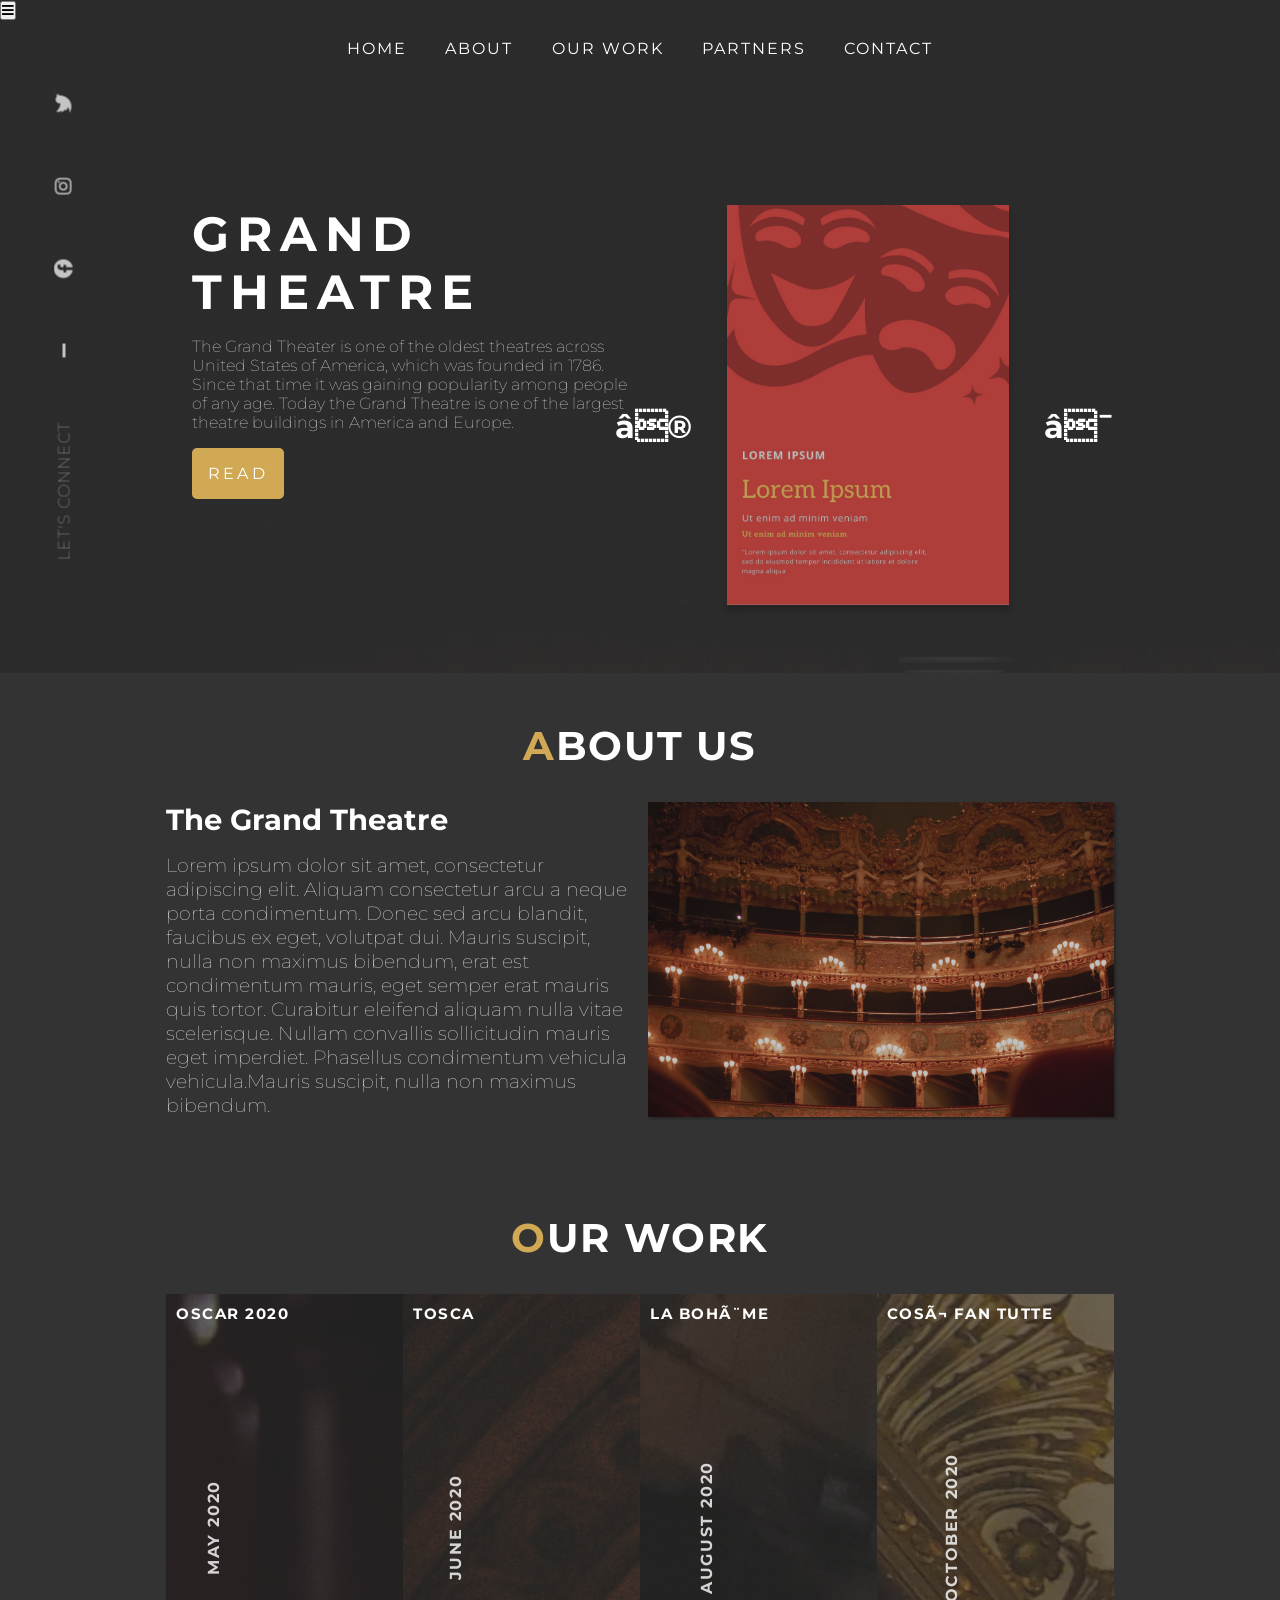
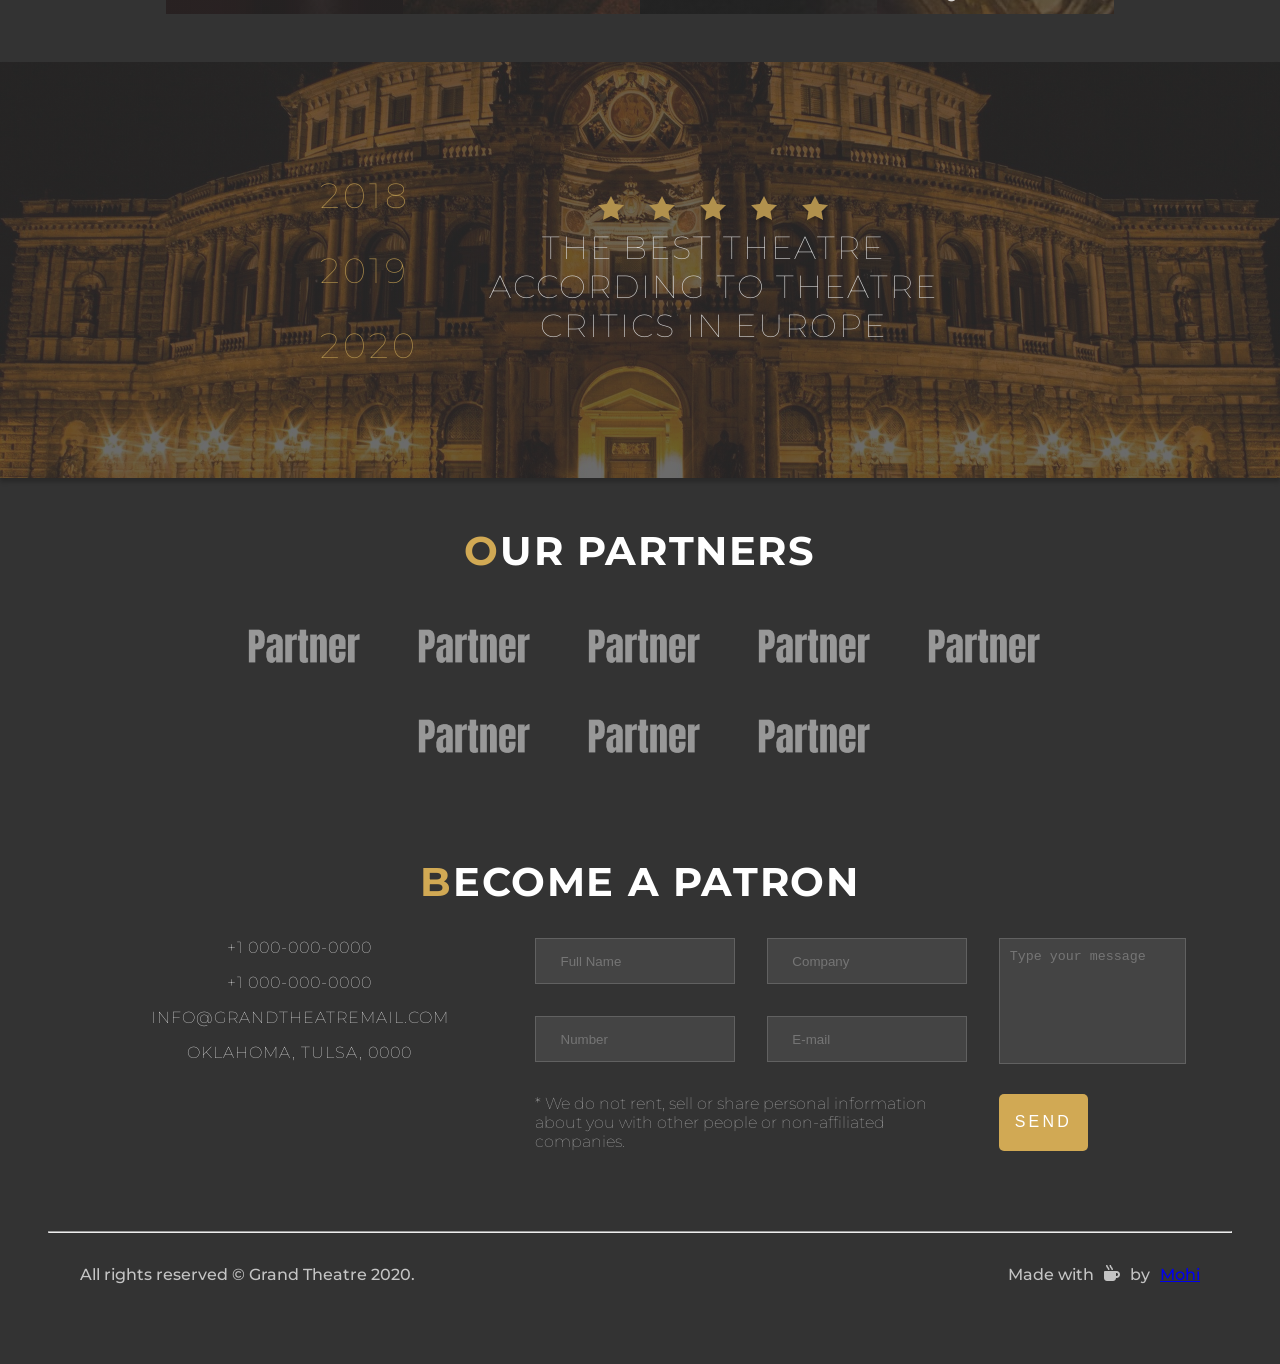
<file: webDevelopment/theatre/index.html>
<!DOCTYPE html>
<html>

<head>
  <meta name="viewport" content="width=device-width, initial-scale=1.0" />
  <link rel="icon" type="image/png" sizes="32x32" href="images/icon.png">
  <link type="text/css" href="style.css" rel="stylesheet" />
  <link rel="stylesheet" href="https://cdnjs.cloudflare.com/ajax/libs/font-awesome/5.13.1/css/all.min.css"
    integrity="sha512-xA6Hp6oezhjd6LiLZynuukm80f8BoZ3OpcEYaqKoCV3HKQDrYjDE1Gu8ocxgxoXmwmSzM4iqPvCsOkQNiu41GA=="
    crossorigin="anonymous" />

  <title>Grand Theatre</title>
</head>

<body>
  <header>
    <nav>
      <button class="hamburger" id="hamburger">
        <i class="fas fa-bars"></i>
      </button>
      <ul class="nav-ul" id="nav-ul">
        <li><a class="active" id="#homelink" href="#">Home</a></li>
        <li><a data-scroll href="#about">About</a></li>
        <li><a data-scroll href="#ourwork">Our Work</a></li>
        <li><a data-scroll href="#partners">Partners</a></li>
        <li><a data-scroll href="#contact">Contact</a></li>
      </ul>
    </nav>
    <!-- Fixed Panel -->
    <section class="panel-grid">
      <section>
        <p>LET'S CONNECT</p>
      </section>
      <section>
        <i class="fas fa-minus"></i>
      </section>
      <section>
        <a href="https://www.facebook.com/" target="_blank"><i class="fab fa-facebook"></i></a>
      </section>
      <section>
        <a href="https://www.instagram.com/" target="_blank"><i class="fab fa-instagram"></i></a>
      </section>
      <section>
        <a href="https://twitter.com/" target="_blank"><i class="fab fa-twitter"></i></a>
      </section>
    </section>
    <!-- Header Content -->
    <section class="header-content">
      <section class="header-content-text">
        <h2>Grand Theatre</h2>
        <p> The Grand Theater is one of the oldest theatres across United
          States of America, which was founded in 1786. Since that time it
          was gaining popularity among people of any age. Today the Grand
          Theatre is one of the largest theatre buildings in America and
          Europe.
        </p>
        <a href="/" class="read-more">READ</a>
      </section>
      <!-- Slider -->
      <section class="header-slider">
        <section class="showSlide fade">
          <img class="slider-image" src="images/slider-1.png" alt="" />
        </section>
        <section class="showSlide fade">
          <img class="slider-image" src="images/slider-2.jpg" alt="" />
        </section>

        <section class="showSlide fade">
          <img class="slider-image" src="images/slider-3.png" alt="" />
        </section>
        <section class="showSlide fade">
          <img class="slider-image" src="images/slider-4.png" alt="" />
        </section>
        <a class="left" onclick="nextSlide(-1)">❯</a>
        <a class="right" onclick="nextSlide(1)">❮</a>
      </section>
    </section>
  </header>
  <!-- About -->
  <section class="container-basics">
    <h2 class="titles">About Us</h2>
    <section class="about">
      <section>
        <h2>The Grand Theatre</h2>
        <p>
          Lorem ipsum dolor sit amet, consectetur adipiscing elit. Aliquam
          consectetur arcu a neque porta condimentum. Donec sed arcu
          blandit, faucibus ex eget, volutpat dui. Mauris suscipit, nulla
          non maximus bibendum, erat est condimentum mauris, eget semper
          erat mauris quis tortor. Curabitur eleifend aliquam nulla vitae
          scelerisque. Nullam convallis sollicitudin mauris eget imperdiet.
          Phasellus condimentum vehicula vehicula.Mauris suscipit, nulla non
          maximus bibendum.
        </p>
      </section>
      <section class="about-image"></section>
    </section>
  </section>
  <!-- Work showcase -->
  <section class="container-basics">
    <h2 class="titles">Our Work</h2>
    <section class="work-showcase">
      <!-- Slider 1 -->
      <section class="slider-1">
        <p class="slider-desc">Oscar 2020</p>
        <p class="alt-text">May 2020</p>
        <section class="hide">
          <a href="#"><i class="fas fa-search"></i></a>
        </section>
      </section>
      <!-- Slider 2 -->
      <section class="slider-2">
        <p class="slider-desc">Tosca</p>
        <p class="alt-text">June 2020</p>
        <section class="hide">
          <a href="#"><i class="fas fa-search"></i></a>
        </section>
      </section>
      <!-- Slider 3 -->
      <section class="slider-3">
        <p class="slider-desc">La bohème</p>
        <p class="alt-text">August 2020</p>
        <section class="hide">
          <a href="#"><i class="fas fa-search"></i></a>
        </section>
      </section>
      <!-- Slider 4 -->
      <section class="slider-4">
        <p class="slider-desc">Così fan tutte</p>
        <p class="alt-text">October 2020</p>
        <section class="hide">
          <a href="#"><i class="fas fa-search"></i></a>
        </section>
      </section>
    </section>
  </section>
  <!-- Statistics -->
  <section class="statistics container-basics">
    <section class="statistics-info">
      <section class="years">
        <p>2018</p>
        <p>2019</p>
        <p>2020</p>
      </section>
      <section class="information">
        <img src="images/stars.png" alt="" />
        <p>The best theatre according to theatre critics in Europe</p>
      </section>
    </section>
  </section>
  <!-- Partners -->
  <section class="partners container-basics">
    <h2 class="titles">Our Partners</h2>
    <section class="partner-grid">
      <section></section>
      <section></section>
      <section></section>
      <section></section>
      <section></section>
      <section></section>
      <section></section>
      <section></section>
      </dsectioniv>
    </section>
    <!-- Contact -->
    <section class="container-basics">
      <h2 class="titles">Become a patron</h2>
      <section class="contact">
        <section class="contact-info">
          <p>+1 000-000-0000</p>
          <p>+1 000-000-0000</p>
          <p>info@grandtheatremail.com</p>
          <p>Oklahoma, Tulsa, 0000</p>
        </section>
        <form class="form">
          <label for="fullname">
            <input type="text" id="fullname" for="fullname" placeholder="Full Name" />
          </label>
          <label for="company">
            <input type="text" id="company" for="company" placeholder="Company" />
          </label>
          <label for="message" class="message">
            <textarea id="message" for="message" placeholder="Type your message"></textarea>
          </label>
          <label for="number">
            <input type="text" id="number" for="number" placeholder="Number" />
          </label>
          <label for="email">
            <input type="email" id="email" for="email" placeholder="E-mail" />
          </label>
          <p class="privacy">
            * We do not rent, sell or share personal information about you
            with other people or non-affiliated companies.
          </p>
          <button class="submit" type="submit">Send</button>
        </form>
      </section>
    </section>
    <!-- Footer -->
    <footer>
      <hr>
      <section>
        <copyright>All rights reserved &copy; Grand Theatre 2020.</copyright>
        <p class="credit">Made with<i class="fas fa-mug-hot"></i>by<a href="https://github.com/mohithgowdak"
            _blank>Mohi</a>
        </p>
      </section>
    </footer>
    <script src="app.js"></script>
</body>

</html>
</file>
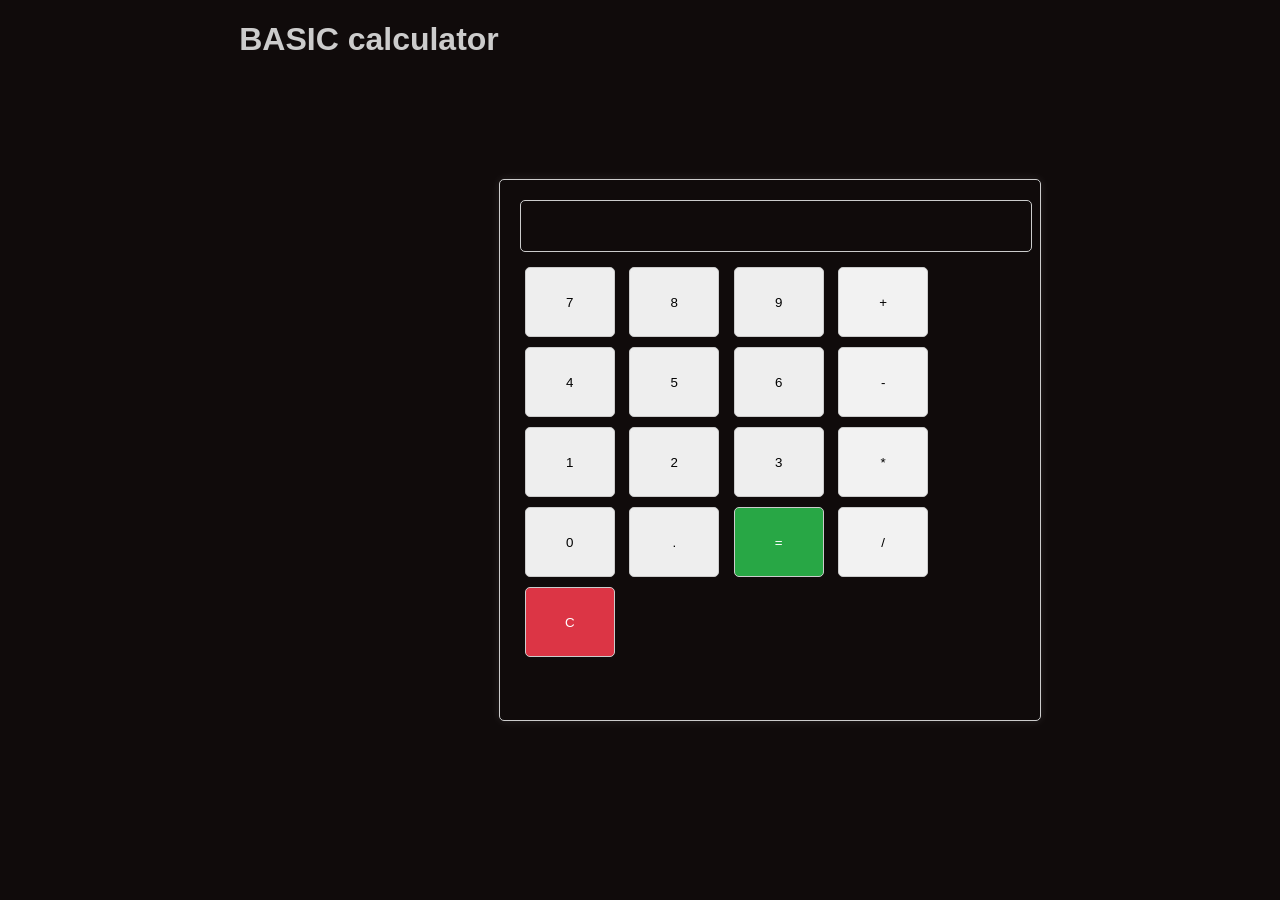
<file: webDevelopment/calci/calci.html>
<!DOCTYPE html>
<html>
<head>
  <link rel="stylesheet" type="text/css" href="stylesc.css">
</head>
<body>
    <div class="heading">
    <h1>BASIC calculator</h1>
    </div>
  <div class="calculator">
    <div class="screen" id="screen"></div>
    <div>
      <button class="button" onclick="appendToScreen('7')">7</button>
      <button class="button" onclick="appendToScreen('8')">8</button>
      <button class="button" onclick="appendToScreen('9')">9</button>
      <button class="button operator" onclick="appendToScreen('+')">+</button>
    </div>
    <div>
      <button class="button" onclick="appendToScreen('4')">4</button>
      <button class="button" onclick="appendToScreen('5')">5</button>
      <button class="button" onclick="appendToScreen('6')">6</button>
      <button class="button operator" onclick="appendToScreen('-')">-</button>
    </div>
    <div>
      <button class="button" onclick="appendToScreen('1')">1</button>
      <button class="button" onclick="appendToScreen('2')">2</button>
      <button class="button" onclick="appendToScreen('3')">3</button>
      <button class="button operator" onclick="appendToScreen('*')">*</button>
    </div>
    <div>
      <button class="button" onclick="appendToScreen('0')">0</button>
      <button class="button" onclick="appendToScreen('.')">.</button>
      <button class="button equal" onclick="calculate()">=</button>
      <button class="button operator" onclick="appendToScreen('/')">/</button>
    </div>
    <div>
      <button class="button clear" onclick="clearScreen()">C</button>
    </div>
  </div>

  <script src="script.js"></script>
</body>
</html>
</file>
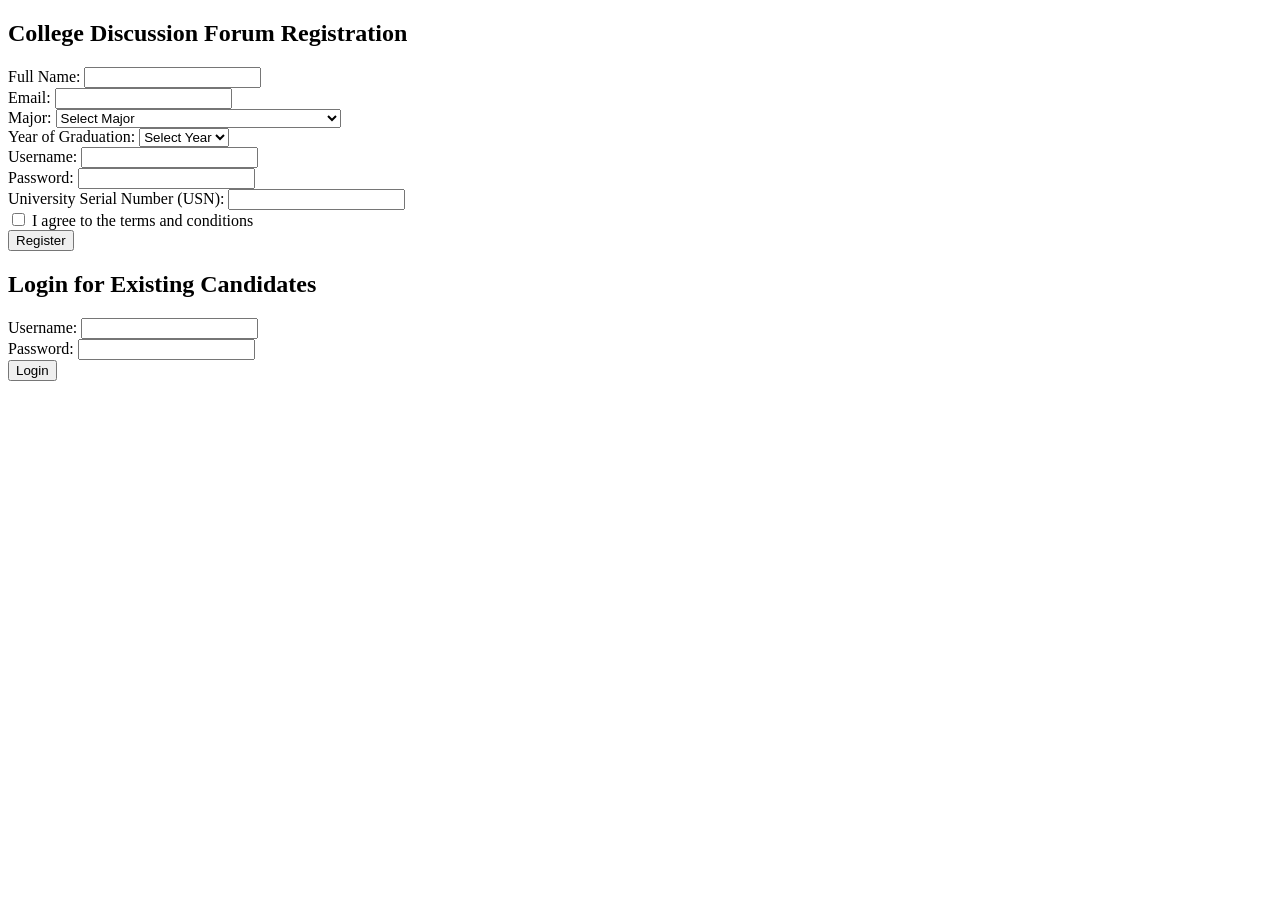
<file: webDevelopment/Projectify-JC-Discussion-main/html codes/registration.html>
<!DOCTYPE html>
<html lang="en">

<head>
    <meta charset="UTF-8">
    <meta name="viewport" content="width=device-width, initial-scale=1.0">
    <title>SJCE Discussion Forum Registration</title>
</head>

<body>
    <div class="form-container">
        <h2>College Discussion Forum Registration</h2>
        <form action="/submit_form" method="post">
            <div class="form-group">
                <label for="fullname">Full Name:</label>
                <input type="text" id="fullname" name="fullname" required>
            </div>

            <div class="form-group">
                <label for="email">Email:</label>
                <input type="email" id="email" name="email" required>
            </div>

            <div class="form-group">
                <label for="major">Major:</label>
                <select id="major" name="major" required>
                    <option value="">Select Major</option>
                    <option value="Computer Science and Engineering">Computer Science and Engineering</option>
                    <option value="Electronics and Communication Engineering">Electronics and Communication Engineering</option>
                    <option value="Electrical and Electronics Engineering">Electrical and Electronics Engineering</option>
                    <option value="Mechanical Engineering">Mechanical Engineering</option>
                    <option value="Civil Engineering">Civil Engineering</option>
                    <!-- Add more options for other branches -->
                </select>
            </div>

            <div class="form-group">
                <label for="year">Year of Graduation:</label>
                <select id="year" name="year" required>
                    <option value="">Select Year</option>
                </select>
            </div>

            <script>
                var select = document.getElementById("year");
                var currentYear = new Date().getFullYear();
                for (var i = 2014; i <= currentYear; i++) {
                    var option = document.createElement("option");
                    option.text = i;
                    option.value = i;
                    select.appendChild(option);
                }
            </script>

            <div class="form-group">
                <label for="username">Username:</label>
                <input type="text" id="username" name="username" required>
            </div>

            <div class="form-group">
                <label for="password">Password:</label>
                <input type="password" id="password" name="password" required>
            </div>

            <div class="form-group">
                <label for="usn">University Serial Number (USN):</label>
                <input type="text" id="usn" name="usn" required>
            </div>

            <div class="form-group">
                <input type="checkbox" id="terms" name="terms" required>
                <label for="terms">I agree to the terms and conditions</label>
            </div>

            <div class="form-group">
                <input type="submit" value="Register">
            </div>
        </form>

        <h2>Login for Existing Candidates</h2>
        <form action="/login" method="post">
            <div class="form-group">
                <label for="existingUsername">Username:</label>
                <input type="text" id="existingUsername" name="existingUsername" required>
            </div>

            <div class="form-group">
                <label for="existingPassword">Password:</label>
                <input type="password" id="existingPassword" name="existingPassword" required>
            </div>

            <div class="form-group">
                <input type="submit" value="Login">
            </div>
        </form>
    </div>
</body>

</html>
</file>
<file: webDevelopment/theatre/style.css>
/* Import Google Fonts */
@import url("https://fonts.googleapis.com/css2?family=Montserrat:wght@100;500&display=swap");

/* Root Variables */
:root {
  --white: #ffffff;
  --bg: #333333;
  --light-orange: #d1a954;
  --dark-orange: #bf9c51;
  --light-gray: #c4c4c4;
  --dark: #444444;
  --font: "Montserrat", sans-serif;
}

/* Reset Styles */
* {
  margin: 0;
  padding: 0;
}

/* Body Styles */
body {
  -ms-overflow-style: none;
  scrollbar-width: none;
  overflow-y: scroll;
  box-sizing: border-box;
  background: var(--bg);
  font-family: var(--font);
}
body::-webkit-scrollbar {
  display: none;
}

/* Image Styles */
image {
  display: block;
}

/* List Styles */
ul,
ol,
li {
  padding: 0;
  margin: 0;
}

/* Paragraph Styles */
p {
  font-weight: 100;
}

/* Header Styles */
header {
  position: relative;
  height: max-content;
  background: linear-gradient(0deg, rgba(51, 51, 51, 0.85), rgba(51, 51, 51, 0.85)),
    url("images/scene.jpg") no-repeat;
  max-width: 100%;
  width: 100%;
  overflow: hidden;
  padding-bottom: 5%;
}

/* Navigation Styles */
nav {
  z-index: 999;
  top: 50px;
  width: 100%;
  max-width: 100%;
  list-style: none;
}

nav ul {
  display: flex;
  font-size: 1rem;
  max-width: 100%;
  width: 100%;
  z-index: 998;
  text-align: center;
  justify-content: center;
}

nav ul li {
  list-style: none;
  text-transform: uppercase;
  color: var(--white);
  letter-spacing: 2px;
  padding: 1.2rem;
}

nav ul li a {
  color: var(--white);
  text-decoration: none;
  transition: color 0.2s ease-in;
}

nav ul li a:hover {
  color: var(--light-orange);
  border: none;
}

/* Header Content Styles */
.header-content {
  display: flex;
  flex-wrap: wrap;
  width: 70%;
  max-width: 80%;
  grid-gap: 1rem;
  margin: 0 auto;
  margin-top: 10%;
}

.header-content > * {
  flex: 1 1 45%;
}

.header-content-text {
  display: flex;
  flex-direction: column;
  gap: 1rem;
  color: var(--white);
}

.header-content-text h2 {
  font-size: 3rem;
  letter-spacing: 0.5rem;
  text-transform: uppercase;
}

.read-more,
.submit {
  border: none;
  text-decoration: none;
  text-align: center;
  width: max-content;
  padding: 1rem;
  font-size: 1rem;
  letter-spacing: 0.2rem;
  background-color: var(--light-orange);
  text-transform: uppercase;
  color: var(--white);
  cursor: pointer;
  text-align: center;
  border-radius: 5px;
  transition: all ease-in-out 0.2s;
}

.read-more:hover,
.submit:hover {
  background-color: var(--dark-orange);
  transition: all ease-in-out 0.2s;
}

/* Header Slider Styles */
.header-slider {
  position: relative;
  display: flex;
  flex-direction: column;
  align-items: center;
}

.slider-image {
  max-width: 20rem;
  width: 100%;
  height: 25rem;
  box-shadow: 0px 6px 6px rgba(0, 0, 0, 0.25);
  opacity: 0.7;
}

.slider-image img {
  width: 100%;
  object-fit: cover;
}

.left,
.right {
  cursor: pointer;
  position: absolute;
  top: 50%;
  color: var(--white);
  font-weight: bold;
  font-size: 2rem;
  transition: 0.6s ease;
}

.right {
  right: 90%;
}

.left {
  left: 90%;
}

/* Fading Animation Styles */
.fade {
  -webkit-animation-name: fade;
  -webkit-animation-duration: 1.5s;
  animation-name: fade;
  animation-duration: 1.5s;
}

@-webkit-keyframes fade {
  from {
    opacity: 0.4;
  }
  to {
    opacity: 1;
  }
}

@keyframes fade {
  from {
    opacity: 0.4;
  }
  to {
    opacity: 1;
  }
}

/* Container Basics Styles */
.container-basics {
  display: flex;
  flex-direction: column;
  align-items: center;
  padding: 3rem;
  gap: 2rem;
}

/* Titles Styles */
.titles {
  font-size: 2.5rem;
  letter-spacing: 0.1rem;
  text-transform: uppercase;
  color: var(--white);
}

.titles::first-letter {
  color: var(--light-orange);
}

/* About Styles */
.about {
  display: grid;
  grid-template-columns: repeat(2, 1fr);
  color: var(--white);
  width: 80%;
  gap: 1rem;
}

.about section {
  display: flex;
  flex-direction: column;
  gap: 1rem;
  font-size: 1.2rem;
}

.about-image {
  background-image: url("images/theatre.jpeg");
  background-repeat: no-repeat;
  background-size: cover;
  box-shadow: 2px 2px 2px #242322;
  opacity: 0.7;
  width: 100%;
}

.panel-grid {
  display: flex;
  flex-direction: row;
  align-items: center;
  gap: 4rem;
  transform: rotate(-90deg);
  position: fixed;
  z-index: 999;
  width: 100%;
  top: -10%;
  left: -45%;
  font-size: 1rem;
  text-transform: uppercase;
  color: var(--light-gray);
  letter-spacing: 1px;
}

.fa-facebook,
.fa-instagram,
.fa-twitter {
  color: var(--light-gray);
  font-size: 1.2rem;
}

.fa-facebook:hover,
.fa-instagram:hover,
.fa-twitter:hover {
  transition: color 0.3sec ease-out;
  color: var(--light-orange);
  transform: scale(1.5);
}

/* Work Showcase Styles */
.work-showcase {
  display: grid;
  grid-template-columns: repeat(4, 1fr);
  max-width: 100%;
  width: 80%;
  height: 20rem;
  max-height: 100%;
}

.slider-1,
.slider-2,
.slider-3,
.slider-4 {
  position: relative;
  background-size: cover;
  width: 100%;
  max-width: 100%;
  transition: all ease-in-out 0.3s;
}

.slider-1 {
  background: linear-gradient(0deg, rgba(51, 51, 51, 0.65), rgba(51, 51, 51, 0.65)),
    url("images/slider1.jpg");
}

.slider-2 {
  background: linear-gradient(0deg, rgba(51, 51, 51, 0.65), rgba(51, 51, 51, 0.65)),
    url("images/slider2.jpg");
}

.slider-3 {
  background: linear-gradient(0deg, rgba(51, 51, 51, 0.65), rgba(51, 51, 51, 0.65)),
    url("images/slider3.jpg");
}

.slider-4 {
  background: linear-gradient(0deg, rgba(51, 51, 51, 0.65), rgba(51, 51, 51, 0.65)),
    url("images/slider4.jpg");
}

.slider-1:hover,
.slider-2:hover,
.slider-3:hover,
.slider-4:hover {
  transition: all ease-in-out 0.2s;
  background-size: cover;
}

.slider-1:hover {
  background-image: url("images/slider1.jpg");
}

.slider-2:hover {
  background-image: url("images/slider2.jpg");
}

.slider-3:hover {
  background-image: url("images/slider3.jpg");
}

.slider-4:hover {
  background-image: url("images/slider4.jpg");
}

.slider-1:hover .fa-search,
.slider-2:hover .fa-search,
.slider-3:hover .fa-search,
.slider-4:hover .fa-search {
  opacity: 1;
}

.hide a {
  text-decoration: none;
  position: absolute;
  top: 40%;
  left: 40%;
  color: var(--white);
}

.hide .fa-search {
  padding: 1rem;
  font-size: 1.4rem;
  border-radius: 50px;
  background-color: var(--light-orange);
  transition: all 0.3s ease-in;
  opacity: 0;
}

.alt-text {
  position: absolute;
  color: var(--white);
  text-transform: uppercase;
  transform: rotate(-90deg);
  font-size: 1rem;
  top: 70%;
  letter-spacing: 0.1em;
  font-weight: bold;
  opacity: 0.8;
}

.slider-1:hover .slider-desc,
.slider-2:hover .slider-desc,
.slider-3:hover .slider-desc,
.slider-4:hover .slider-desc,
.slider-1:hover .alt-text,
.slider-2:hover .alt-text,
.slider-3:hover .alt-text,
.slider-4:hover .alt-text {
  visibility: hidden;
  transition: all ease-in-out 0.1s;
}

.slider-desc {
  position: absolute;
  letter-spacing: 0.1em;
  font-weight: bold;
  color: var(--white);
  font-size: 15px;
  text-transform: uppercase;
  padding: 10px;
  transition: all ease-in-out 0.1s;
}

/* Statistics Styles */
.statistics {
  display: flex;
  flex-direction: column;
  justify-content: center;
  background: linear-gradient(0deg, rgba(51, 51, 51, 0.65), rgba(51, 51, 51, 0.65)),
    url("images/widget.jpg");
  background-size: cover;
  background-position: center center;
  opacity: 0.8;
  height: 20rem;
  box-shadow: 0px 4px 4px rgba(0, 0, 0, 0.25);
}

.statistics-info {
  display: flex;
  flex-direction: row;
  justify-content: center;
  align-items: center;
  gap: 3rem;
  width: 100%;
  max-width: 40rem;
}

.information {
  display: flex;
  flex-direction: column;
  font-size: 2rem;
  align-items: center;
  text-align: center;
  text-transform: uppercase;
  color: var(--white);
  letter-spacing: 2px;
}

.years {
  display: flex;
  flex-direction: column;
  gap: 2rem;
  font-size: 2.2rem;
  letter-spacing: 0.1em;
  text-transform: uppercase;
  color: var(--light-orange);
}

/* Partners Styles */
.partners {
  align-content: center;
}

.partner-grid {
  display: flex;
  flex-wrap: wrap;
  grid-gap: 10px 10px;
  width: 80%;
  margin: 0 auto;
  justify-content: center;
}

.partner-grid section {
  background: url("images/logo.png") center center;
  background-size: cover;
  width: 10rem;
  height: 5rem;
  flex: 1 1 1 50%;
}

/* Contact Styles */
footer {
  width: 100%;
}

.contact {
  display: flex;
  flex-wrap: wrap;
  gap: 2rem;
  justify-content: center;
}

.contact > * {
  flex: 1 1;
}

.contact-info {
  display: flex;
  flex-direction: column;
  gap: 1rem;
  font-size: 1rem;
  letter-spacing: 1px;
  text-transform: uppercase;
  color: var(--white);
  align-items: center;
}

input {
  color: var(--white);
}

.form {
  display: grid;
  grid-template-columns: repeat(4, 1fr);
  gap: 2rem;
}

#fullname,
#company,
#number,
#email {
  padding: 0.9rem;
  background-color: var(--dark);
  border: 1px solid #616161;
}

.message {
  grid-column: 3 / span 4;
  grid-row: span 2;
}

#message {
  width: 100%;
  height: 100%;
  background: var(--dark);
  border: 1px solid #616161;
  resize: none;
  color: var(--white);
}

.privacy {
  grid-column: span 2;
  grid-row: 3 / span 1;
  font-size: 1rem;
  color: var(--light-gray);
}

.form input::placeholder,
.form textarea::placeholder {
  padding-left: 10px;
}

.form textarea::placeholder {
  padding-top: 10px;
}

/* Footer Styles */
footer section {
  display: flex;
  flex-direction: row;
  justify-content: space-between;
  padding: 2rem;
  font-size: 1rem;
  color: var(--light-gray);
  font-weight: 500;
}

.credit {
  display: flex;
  flex-direction: row;
  gap: 10px;
  font-weight: 500;
}
</file>
<file: webDevelopment/calci/stylesc.css>
body {
    display: flex;
    justify-content: center;
    align-items: center;
    height: 100vh;
    margin: 0;
    font-family: Arial, sans-serif;
    background-color:  #100b0b;
  }
  
  .heading{
    align-self:baseline;
    color: #ccc;
  }
  
  .calculator {
    width: 500px;
    height: 500px;
    border: 1px solid #ccc;
    align-self: center;
    border-radius: 5px;
    background-color:  #100b0b;
    padding: 20px;
    box-shadow: 0 0 10px rgba(254, 253, 253, 0.1);
  }
  
  .screen {
    width: 100%;
    height: 40px;
    border: 1px solid #ccc;
    color: #ccc;
    border-radius: 5px;
    margin-bottom: 10px;
    padding: 5px;
    text-align: right;
  }
  
  .button {
    width: 90px;
    height: 70px;
    margin: 5px;
    border-radius: 5px;
    border: 1px solid #ccc;
    background-color: #eee;
    cursor: pointer;
    transition: background-color 0.3s;
  }
  
  .button:hover {
    background-color: #0bde4a;

    transform: scale(1.2);
  }
  
  .button.operator {
    background-color: #f2f2f2;
  }
  .button.operator:hover{
    background-color: #e0ec05;
  }
    
  
  .button.equal {
    background-color: #28a745;
    color: #fff;
  }
  
  .button.clear {
    background-color: #dc3545;
    color: #fff;
  }
</file>
